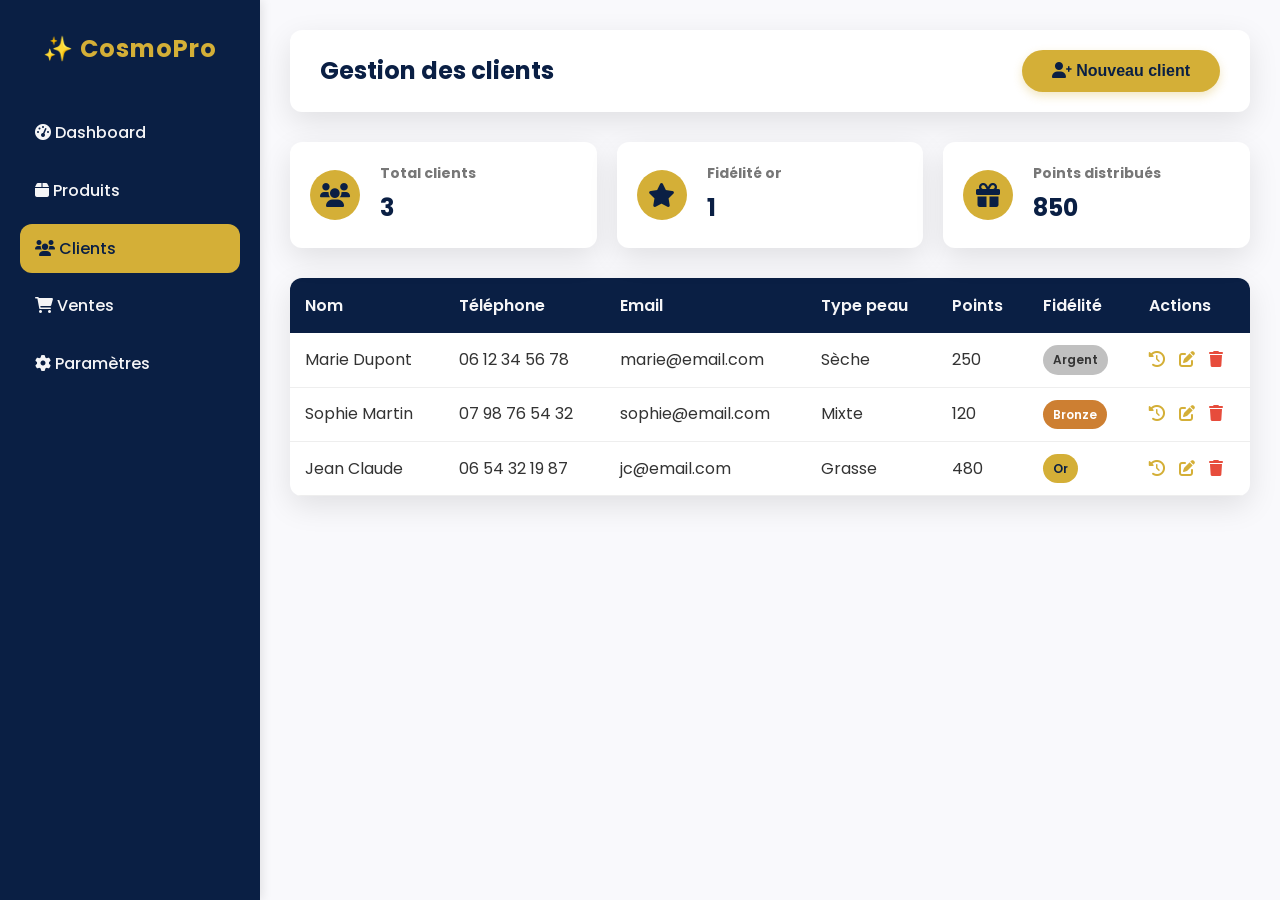
<file: clients.html>
<!DOCTYPE html>
<html lang="fr">
<head>
    <meta charset="UTF-8">
    <meta name="viewport" content="width=device-width, initial-scale=1.0">
    <title>Clients - CosmoPro</title>

    <!-- Google Fonts & Font Awesome -->
    <link href="https://fonts.googleapis.com/css2?family=Poppins:wght@300;500;700&display=swap" rel="stylesheet">
    <link rel="stylesheet" href="https://cdnjs.cloudflare.com/ajax/libs/font-awesome/6.0.0/css/all.min.css">

    <!-- Notre CSS global -->
    <link rel="stylesheet" href="css/style.css">

    <style>
        /* Styles spécifiques à la page clients */
        .client-stats {
            display: grid;
            grid-template-columns: repeat(auto-fit, minmax(200px, 1fr));
            gap: 20px;
            margin-bottom: 30px;
        }

        .stat-card {
            background: white;
            padding: 20px;
            border-radius: var(--border-radius);
            box-shadow: var(--shadow);
            display: flex;
            align-items: center;
            gap: 20px;
        }

        .stat-icon {
            width: 50px;
            height: 50px;
            background: var(--accent);
            border-radius: 50%;
            display: flex;
            align-items: center;
            justify-content: center;
            color: var(--primary-dark);
            font-size: 24px;
        }

        .stat-info h4 {
            font-size: 14px;
            color: #777;
            margin-bottom: 5px;
        }

        .stat-info p {
            font-size: 24px;
            font-weight: 700;
            color: var(--primary-dark);
        }

        /* Badge fidélité */
        .badge {
            display: inline-block;
            padding: 5px 10px;
            border-radius: 20px;
            font-size: 12px;
            font-weight: 600;
        }

        .badge.gold {
            background: #d4af37;
            color: var(--primary-dark);
        }

        .badge.silver {
            background: #c0c0c0;
            color: #333;
        }

        .badge.bronze {
            background: #cd7f32;
            color: white;
        }

        /* Modale pour historique */
        .modal {
            display: none;
            position: fixed;
            top: 0;
            left: 0;
            width: 100%;
            height: 100%;
            background: rgba(0,0,0,0.5);
            align-items: center;
            justify-content: center;
            z-index: 2000;
        }

        .modal-content {
            background: white;
            padding: 30px;
            border-radius: var(--border-radius);
            max-width: 600px;
            width: 90%;
            max-height: 80vh;
            overflow-y: auto;
        }

        .modal-header {
            display: flex;
            justify-content: space-between;
            align-items: center;
            margin-bottom: 20px;
        }

        .close-modal {
            font-size: 28px;
            cursor: pointer;
            color: #aaa;
        }

        .close-modal:hover {
            color: #333;
        }
    </style>
</head>
<body>

    <!-- Sidebar -->
    <div class="sidebar">
        <div class="logo">✨ CosmoPro</div>
        <a href="dashboard.html"><i class="fas fa-tachometer-alt"></i> Dashboard</a>
        <a href="products.html"><i class="fas fa-box"></i> Produits</a>
        <a href="clients.html" class="active"><i class="fas fa-users"></i> Clients</a>
        <a href="sales.html"><i class="fas fa-shopping-cart"></i> Ventes</a>
        <a href="settings.html"><i class="fas fa-cog"></i> Paramètres</a>
    </div>

    <!-- Main Content -->
    <div class="main">
        <div class="header">
            <h1>Gestion des clients</h1>
            <button class="btn" id="showFormBtn"><i class="fas fa-user-plus"></i> Nouveau client</button>
        </div>

        <!-- Statistiques clients -->
        <div class="client-stats">
            <div class="stat-card">
                <div class="stat-icon"><i class="fas fa-users"></i></div>
                <div class="stat-info">
                    <h4>Total clients</h4>
                    <p id="totalClients">124</p>
                </div>
            </div>
            <div class="stat-card">
                <div class="stat-icon"><i class="fas fa-star"></i></div>
                <div class="stat-info">
                    <h4>Fidélité or</h4>
                    <p id="goldClients">45</p>
                </div>
            </div>
            <div class="stat-card">
                <div class="stat-icon"><i class="fas fa-gift"></i></div>
                <div class="stat-info">
                    <h4>Points distribués</h4>
                    <p id="totalPoints">12 450</p>
                </div>
            </div>
        </div>

        <!-- Formulaire d'ajout (caché par défaut) -->
        <div class="form-card" id="clientFormContainer" style="display: none;">
            <h3>Ajouter un client</h3>
            <form id="clientForm">
                <div class="form-group">
                    <label>Nom complet *</label>
                    <input type="text" id="clientName" placeholder="Ex: Marie Dupont" required>
                </div>
                <div class="form-row" style="display: flex; gap: 15px;">
                    <div class="form-group" style="flex:1;">
                        <label>Téléphone</label>
                        <input type="tel" id="phone" placeholder="06 12 34 56 78">
                    </div>
                    <div class="form-group" style="flex:1;">
                        <label>Email</label>
                        <input type="email" id="email" placeholder="marie@email.com">
                    </div>
                </div>
                <div class="form-row" style="display: flex; gap: 15px;">
                    <div class="form-group" style="flex:1;">
                        <label>Type de peau</label>
                        <input type="text" id="skinType" placeholder="Ex: Sèche">
                    </div>
                    <div class="form-group" style="flex:1;">
                        <label>Date de naissance</label>
                        <input type="date" id="birthdate">
                    </div>
                </div>
                <div class="form-group">
                    <label>Préférences / Produits favoris</label>
                    <textarea id="preferences" rows="2" placeholder="Ex: Crème hydratante, Rouge à lèvres rouge"></textarea>
                </div>
                <div class="form-group">
                    <label>Points de fidélité</label>
                    <input type="number" id="points" value="0" min="0">
                </div>
                <button type="submit" class="btn">Enregistrer</button>
                <button type="button" class="btn-outline" id="cancelFormBtn">Annuler</button>
            </form>
        </div>

        <!-- Tableau des clients -->
        <div class="table-container">
            <table>
                <thead>
                    <tr>
                        <th>Nom</th>
                        <th>Téléphone</th>
                        <th>Email</th>
                        <th>Type peau</th>
                        <th>Points</th>
                        <th>Fidélité</th>
                        <th>Actions</th>
                    </tr>
                </thead>
                <tbody id="clientTable">
                    <!-- Les lignes seront injectées par JS -->
                </tbody>
            </table>
        </div>
    </div>

    <!-- Modale Historique d'achat -->
    <div id="historyModal" class="modal">
        <div class="modal-content">
            <div class="modal-header">
                <h3>Historique d'achat - <span id="modalClientName"></span></h3>
                <span class="close-modal">&times;</span>
            </div>
            <div id="modalHistoryContent">
                <!-- Contenu dynamique -->
                <p>Aucun achat récent.</p>
            </div>
        </div>
    </div>

    <script src="js/app.js"></script>
    <script>
        // Données simulées pour les clients
        let clients = [
            { id: 1, name: 'Marie Dupont', phone: '06 12 34 56 78', email: 'marie@email.com', skin: 'Sèche', birth: '1990-05-12', prefs: 'Crème hydratante', points: 250, history: ['Crème hydratante - 12/03/2025', 'Rouge à lèvres - 05/03/2025'] },
            { id: 2, name: 'Sophie Martin', phone: '07 98 76 54 32', email: 'sophie@email.com', skin: 'Mixte', birth: '1985-08-22', prefs: 'Masque', points: 120, history: ['Masque visage - 10/03/2025'] },
            { id: 3, name: 'Jean Claude', phone: '06 54 32 19 87', email: 'jc@email.com', skin: 'Grasse', birth: '1992-11-02', prefs: 'Gel nettoyant', points: 480, history: ['Gel nettoyant - 15/03/2025', 'Sérum - 01/03/2025'] }
        ];

        // Fonction pour afficher les clients
        function renderClients() {
            const tbody = document.getElementById('clientTable');
            tbody.innerHTML = '';
            clients.forEach(c => {
                // Déterminer le badge fidélité
                let badgeClass = 'bronze';
                let badgeText = 'Bronze';
                if (c.points >= 300) {
                    badgeClass = 'gold';
                    badgeText = 'Or';
                } else if (c.points >= 150) {
                    badgeClass = 'silver';
                    badgeText = 'Argent';
                }

                const row = document.createElement('tr');
                row.innerHTML = `
                    <td>${c.name}</td>
                    <td>${c.phone}</td>
                    <td>${c.email}</td>
                    <td>${c.skin}</td>
                    <td>${c.points}</td>
                    <td><span class="badge ${badgeClass}">${badgeText}</span></td>
                    <td>
                        <i class="fas fa-history" style="color: var(--accent); cursor:pointer;" onclick="showHistory(${c.id})" title="Historique"></i>
                        <i class="fas fa-edit" style="color: var(--accent); margin-left:10px; cursor:pointer;" onclick="editClient(${c.id})" title="Modifier"></i>
                        <i class="fas fa-trash" style="color: #e74c3c; margin-left:10px; cursor:pointer;" onclick="deleteClient(${c.id})" title="Supprimer"></i>
                    </td>
                `;
                tbody.appendChild(row);
            });

            // Mise à jour des stats
            document.getElementById('totalClients').innerText = clients.length;
            const gold = clients.filter(c => c.points >= 300).length;
            document.getElementById('goldClients').innerText = gold;
            const totalPoints = clients.reduce((acc, c) => acc + c.points, 0);
            document.getElementById('totalPoints').innerText = totalPoints;
        }

        // Afficher l'historique dans la modale
        window.showHistory = function(clientId) {
            const client = clients.find(c => c.id === clientId);
            if (!client) return;
            document.getElementById('modalClientName').innerText = client.name;
            const historyDiv = document.getElementById('modalHistoryContent');
            if (client.history && client.history.length > 0) {
                let html = '<ul>';
                client.history.forEach(item => {
                    html += `<li>${item}</li>`;
                });
                html += '</ul>';
                historyDiv.innerHTML = html;
            } else {
                historyDiv.innerHTML = '<p>Aucun achat récent.</p>';
            }
            document.getElementById('historyModal').style.display = 'flex';
        };

        // Fermer la modale
        document.querySelector('.close-modal').addEventListener('click', function() {
            document.getElementById('historyModal').style.display = 'none';
        });
        window.addEventListener('click', function(e) {
            if (e.target.classList.contains('modal')) {
                document.getElementById('historyModal').style.display = 'none';
            }
        });

        // Gestion formulaire
        document.getElementById('showFormBtn').addEventListener('click', function() {
            document.getElementById('clientFormContainer').style.display = 'block';
        });
        document.getElementById('cancelFormBtn').addEventListener('click', function() {
            document.getElementById('clientFormContainer').style.display = 'none';
            document.getElementById('clientForm').reset();
        });

        document.getElementById('clientForm').addEventListener('submit', function(e) {
            e.preventDefault();
            // Récupérer les valeurs
            const newClient = {
                id: clients.length + 1,
                name: document.getElementById('clientName').value,
                phone: document.getElementById('phone').value,
                email: document.getElementById('email').value,
                skin: document.getElementById('skinType').value,
                birth: document.getElementById('birthdate').value,
                prefs: document.getElementById('preferences').value,
                points: parseInt(document.getElementById('points').value) || 0,
                history: []
            };
            clients.push(newClient);
            renderClients();
            this.reset();
            document.getElementById('clientFormContainer').style.display = 'none';
        });

        // Supprimer client
        window.deleteClient = function(id) {
            if (confirm('Supprimer ce client ?')) {
                clients = clients.filter(c => c.id !== id);
                renderClients();
            }
        };

        // Modifier client (simplifié : on pré-remplit le formulaire - à améliorer)
        window.editClient = function(id) {
            const client = clients.find(c => c.id === id);
            if (!client) return;
            // Pour l'exemple, on ouvre le formulaire et on pré-remplit (vous pourriez aussi avoir un formulaire dédié)
            alert('Fonction modifier à implémenter (édition en place ou redirection)');
            // Idéalement, ouvrir un formulaire avec les valeurs actuelles
        };

        // Initialisation
        renderClients();
    </script>
</body>
</html>
</file>
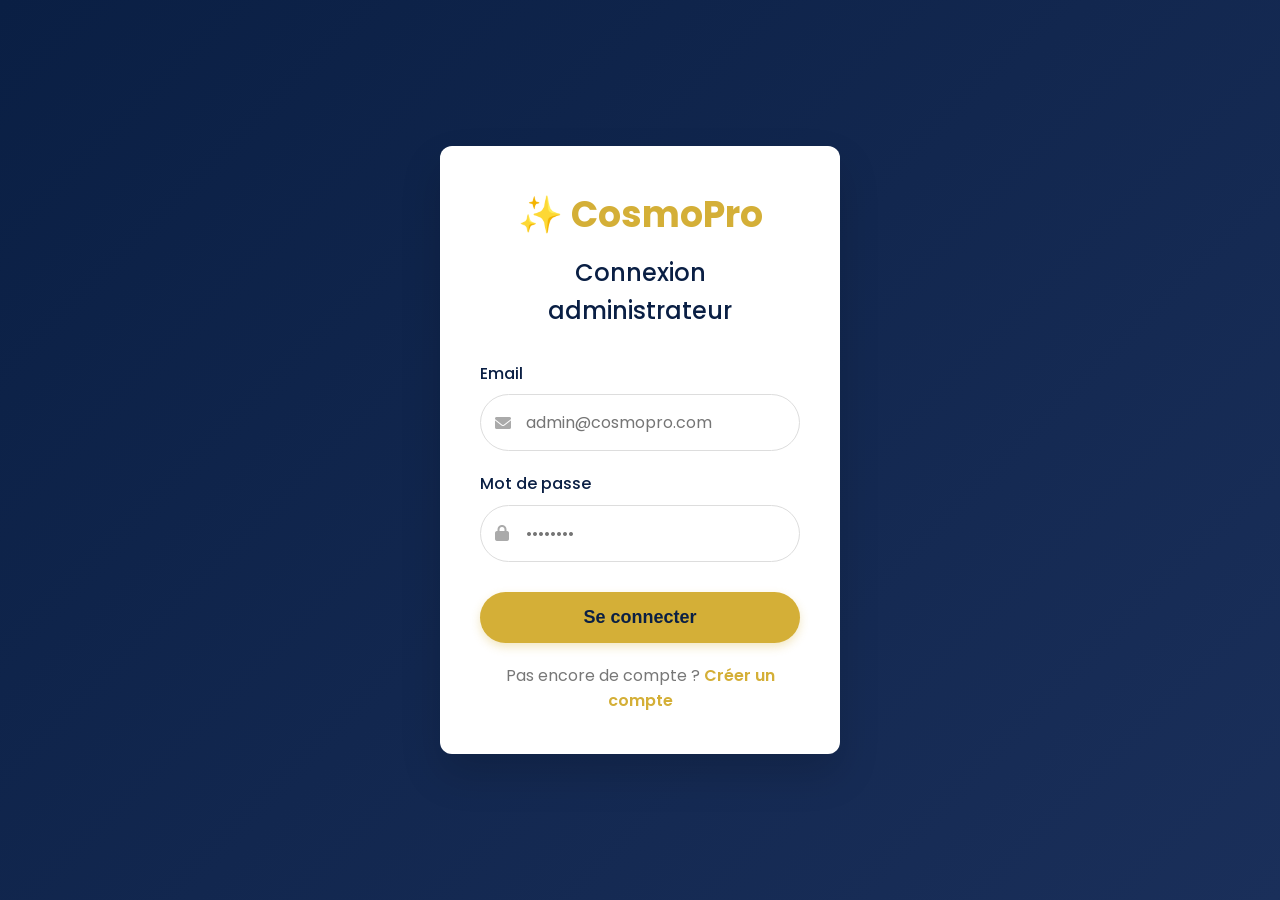
<file: login.html>
<!DOCTYPE html>
<html lang="fr">
<head>
    <meta charset="UTF-8">
    <meta name="viewport" content="width=device-width, initial-scale=1.0">
    <title>Connexion - CosmoPro</title>

    <link href="https://fonts.googleapis.com/css2?family=Poppins:wght@300;500;700&display=swap" rel="stylesheet">
    <link rel="stylesheet" href="https://cdnjs.cloudflare.com/ajax/libs/font-awesome/6.0.0/css/all.min.css">
    <link rel="stylesheet" href="css/style.css">

    <style>
        body {
            background: linear-gradient(135deg, var(--primary-dark), #1a2f5a);
            display: flex;
            align-items: center;
            justify-content: center;
            min-height: 100vh;
            margin: 0;
        }

        .login-card {
            background: white;
            border-radius: var(--border-radius);
            box-shadow: var(--shadow-hover);
            padding: 40px;
            width: 100%;
            max-width: 400px;
            text-align: center;
        }

        .login-card .logo {
            font-size: 36px;
            font-weight: 700;
            color: var(--primary-dark);
            margin-bottom: 10px;
        }

        .login-card .logo span {
            color: var(--accent);
        }

        .login-card h2 {
            color: var(--primary-dark);
            margin-bottom: 30px;
            font-weight: 500;
        }

        .form-group {
            text-align: left;
            margin-bottom: 20px;
        }

        .form-group label {
            display: block;
            margin-bottom: 8px;
            font-weight: 500;
            color: var(--primary-dark);
        }

        .input-group {
            position: relative;
        }

        .input-group i {
            position: absolute;
            left: 15px;
            top: 50%;
            transform: translateY(-50%);
            color: #aaa;
        }

        .input-group input {
            width: 100%;
            padding: 15px 15px 15px 45px;
            border: 1px solid #ddd;
            border-radius: 50px;
            font-size: 16px;
            transition: all 0.3s;
        }

        .input-group input:focus {
            outline: none;
            border-color: var(--accent);
            box-shadow: 0 0 0 3px rgba(212, 175, 55, 0.2);
        }

        .error-message {
            color: #e74c3c;
            font-size: 14px;
            margin-top: 5px;
            display: none;
        }

        .btn-login {
            width: 100%;
            padding: 15px;
            border-radius: 50px;
            font-size: 18px;
            margin-top: 10px;
        }

        .register-link {
            margin-top: 20px;
            color: #777;
        }

        .register-link a {
            color: var(--accent);
            text-decoration: none;
            font-weight: 600;
        }

        .register-link a:hover {
            text-decoration: underline;
        }
    </style>
</head>
<body>
    <div class="login-card">
        <div class="logo">✨ <span>CosmoPro</span></div>
        <h2>Connexion administrateur</h2>

        <form id="loginForm">
            <div class="form-group">
                <label>Email</label>
                <div class="input-group">
                    <i class="fas fa-envelope"></i>
                    <input type="email" id="email" placeholder="admin@cosmopro.com" required>
                </div>
            </div>

            <div class="form-group">
                <label>Mot de passe</label>
                <div class="input-group">
                    <i class="fas fa-lock"></i>
                    <input type="password" id="password" placeholder="••••••••" required>
                </div>
            </div>

            <div class="error-message" id="loginError">Email ou mot de passe incorrect</div>

            <button type="submit" class="btn btn-login">Se connecter</button>
        </form>

        <div class="register-link">
            Pas encore de compte ? <a href="register.html">Créer un compte</a>
        </div>
    </div>

    <script>
        document.getElementById('loginForm').addEventListener('submit', async function(e) {
            e.preventDefault();

            const email = document.getElementById('email').value;
            const password = document.getElementById('password').value;
            const errorDiv = document.getElementById('loginError');

            try {
                const response = await fetch('backend/api/login.php', {
                    method: 'POST',
                    headers: { 'Content-Type': 'application/json' },
                    body: JSON.stringify({ email, password })
                });

                const data = await response.json();

                if (data.success) {
                    window.location.href = 'dashboard.html';
                } else {
                    errorDiv.style.display = 'block';
                }
            } catch (error) {
                errorDiv.textContent = 'Erreur réseau. Veuillez réessayer.';
                errorDiv.style.display = 'block';
            }
        });
    </script>
</body>
</html>
</file>
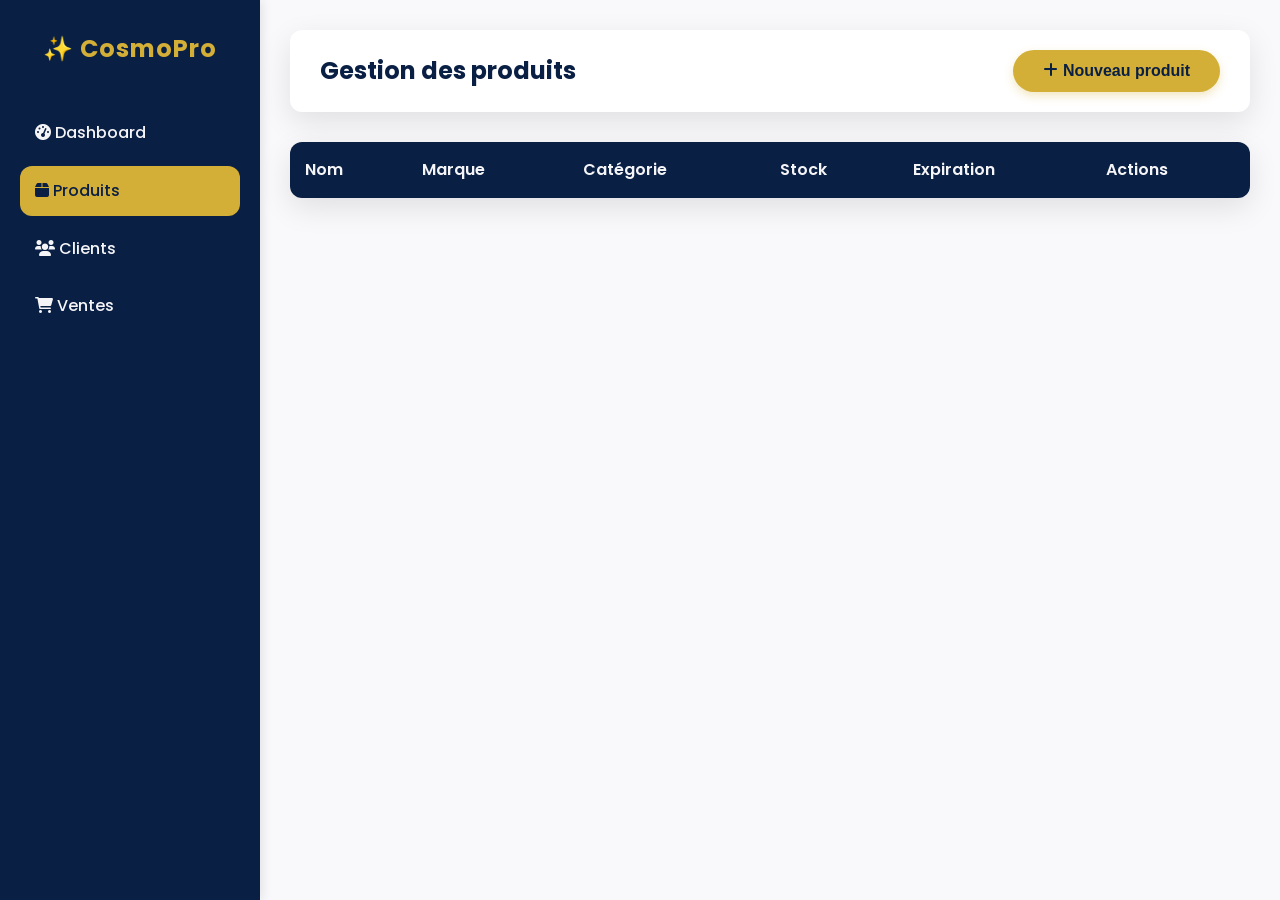
<file: Products.html>
<!DOCTYPE html>
<html lang="fr">
<head>
    <meta charset="UTF-8">
    <meta name="viewport" content="width=device-width, initial-scale=1.0">
    <title>Produits - CosmoPro</title>

    <!-- Google Fonts & Font Awesome -->
    <link href="https://fonts.googleapis.com/css2?family=Poppins:wght@300;500;700&display=swap" rel="stylesheet">
    <link rel="stylesheet" href="https://cdnjs.cloudflare.com/ajax/libs/font-awesome/6.0.0/css/all.min.css">

    <!-- CSS global -->
    <link rel="stylesheet" href="css/style.css">
</head>
<body>

    <!-- Sidebar -->
    <div class="sidebar">
        <div class="logo">✨ CosmoPro</div>
        <a href="dashboard.html"><i class="fas fa-tachometer-alt"></i> Dashboard</a>
        <a href="Products.html" class="active"><i class="fas fa-box"></i> Produits</a>
        <a href="clients.html"><i class="fas fa-users"></i> Clients</a>
        <a href="sales.html"><i class="fas fa-shopping-cart"></i> Ventes</a>
    </div>

    <!-- Contenu principal -->
    <div class="main">
        <div class="header">
            <h1>Gestion des produits</h1>
            <button class="btn" id="showFormBtn"><i class="fas fa-plus"></i> Nouveau produit</button>
        </div>

        <!-- Formulaire d'ajout (caché par défaut) -->
        <div class="form-card" id="productFormContainer" style="display: none;">
            <h3 id="formTitle">Ajouter un produit</h3>
            <form id="productForm">
                <!-- Champ caché pour l'ID en mode édition -->
                <input type="hidden" id="productId">

                <div class="form-group">
                    <label>Nom du produit *</label>
                    <input type="text" id="name" placeholder="Ex: Crème hydratante" required>
                </div>

                <div class="form-group">
                    <label>Marque</label>
                    <input type="text" id="brand" placeholder="Ex: L'Oréal">
                </div>

                <div class="form-group">
                    <label>Catégorie</label>
                    <select id="category">
                        <option value="Maquillage">Maquillage</option>
                        <option value="Soins">Soins</option>
                        <option value="Parfums">Parfums</option>
                    </select>
                </div>

                <div class="form-row" style="display: flex; gap: 15px;">
                    <div class="form-group" style="flex:1;">
                        <label>Teinte</label>
                        <input type="text" id="shade" placeholder="Ex: Rose pâle">
                    </div>
                    <div class="form-group" style="flex:1;">
                        <label>Type de peau</label>
                        <input type="text" id="skin_type" placeholder="Ex: Sèche">
                    </div>
                </div>

                <div class="form-row" style="display: flex; gap: 15px;">
                    <div class="form-group" style="flex:1;">
                        <label>Prix d'achat (FCFA)</label>
                        <input type="number" id="purchase_price" placeholder="0">
                    </div>
                    <div class="form-group" style="flex:1;">
                        <label>Prix de vente (FCFA)</label>
                        <input type="number" id="sale_price" placeholder="0">
                    </div>
                </div>

                <div class="form-row" style="display: flex; gap: 15px;">
                    <div class="form-group" style="flex:1;">
                        <label>Date d'expiration</label>
                        <input type="date" id="expiry_date">
                    </div>
                    <div class="form-group" style="flex:1;">
                        <label>Quantité en stock</label>
                        <input type="number" id="quantity" placeholder="0" min="0">
                    </div>
                </div>

                <button type="submit" class="btn" id="formSubmitBtn">Enregistrer</button>
                <button type="button" class="btn-outline" id="cancelFormBtn">Annuler</button>
            </form>
        </div>

        <!-- Tableau des produits -->
        <div class="table-container">
            <table>
                <thead>
                    <tr>
                        <th>Nom</th>
                        <th>Marque</th>
                        <th>Catégorie</th>
                        <th>Stock</th>
                        <th>Expiration</th>
                        <th>Actions</th>
                    </tr>
                </thead>
                <tbody id="productTable">
                    <!-- Les lignes seront injectées par JavaScript -->
                </tbody>
            </table>
        </div>
    </div>

    <script>
        // Au chargement de la page, on charge les produits et on attache les événements
        document.addEventListener('DOMContentLoaded', function() {
            loadProducts();

            // Afficher le formulaire d'ajout
            document.getElementById('showFormBtn').addEventListener('click', function() {
                resetForm();
                document.getElementById('formTitle').innerText = 'Ajouter un produit';
                document.getElementById('productFormContainer').style.display = 'block';
            });

            // Cacher le formulaire
            document.getElementById('cancelFormBtn').addEventListener('click', function() {
                document.getElementById('productFormContainer').style.display = 'none';
            });

            // Soumission du formulaire (ajout ou modification)
            document.getElementById('productForm').addEventListener('submit', async function(e) {
                e.preventDefault();

                // Récupération des données
                const productData = {
                    id: document.getElementById('productId').value,
                    name: document.getElementById('name').value,
                    brand: document.getElementById('brand').value,
                    category: document.getElementById('category').value,
                    shade: document.getElementById('shade').value,
                    skin_type: document.getElementById('skin_type').value,
                    purchase_price: document.getElementById('purchase_price').value,
                    sale_price: document.getElementById('sale_price').value,
                    expiry_date: document.getElementById('expiry_date').value,
                    quantity: document.getElementById('quantity').value
                };

                // Déterminer s'il s'agit d'un ajout ou d'une modification
                const isEdit = productData.id !== '';
                const url = isEdit ? 'backend/api/update_product.php' : 'backend/api/add_product.php';
                const method = 'POST';

                try {
                    const response = await fetch(url, {
                        method: method,
                        headers: { 'Content-Type': 'application/json' },
                        body: JSON.stringify(productData)
                    });
                    const result = await response.json();

                    if (result.success) {
                        alert(isEdit ? 'Produit modifié avec succès' : 'Produit ajouté avec succès');
                        loadProducts(); // Recharger la liste
                        document.getElementById('productFormContainer').style.display = 'none';
                        resetForm();
                    } else {
                        alert('Erreur : ' + result.message);
                    }
                } catch (error) {
                    alert('Erreur réseau : ' + error.message);
                }
            });
        });

        // Fonction pour charger les produits depuis le backend
        async function loadProducts() {
    try {
        const response = await fetch('backend/api/get_products.php');
        console.log('Statut HTTP:', response.status);
        if (!response.ok) {
            throw new Error(`Erreur HTTP ${response.status}`);
        }

        // Récupérer la réponse comme texte (car le type MIME est incorrect)
        const text = await response.text();
        console.log('Réponse brute:', text);

        // Parser manuellement le JSON
        const products = JSON.parse(text);

        if (!Array.isArray(products)) {
            throw new Error('La réponse n\'est pas un tableau');
        }

        const tbody = document.getElementById('productTable');
        tbody.innerHTML = '';
        products.forEach(p => {
            const row = document.createElement('tr');
            row.innerHTML = `
                <td>${p.name}</td>
                <td>${p.brand || '-'}</td>
                <td>${p.category || '-'}</td>
                <td>${p.quantity}</td>
                <td>${p.expiry_date || '-'}</td>
                <td>
                    <i class="fas fa-edit" style="color: var(--accent); cursor:pointer;" onclick="editProduct(${p.id})"></i>
                    <i class="fas fa-trash" style="color: #e74c3c; margin-left:10px; cursor:pointer;" onclick="deleteProduct(${p.id})"></i>
                </td>
            `;
            tbody.appendChild(row);
        });
    } catch (error) {
        console.error('Erreur chargement produits:', error.message);
        alert('Impossible de charger les produits. Détail dans la console.');
    }
}

        // Fonction pour pré-remplir le formulaire avec les données d'un produit (édition)
        window.editProduct = async function(id) {
            try {
                const response = await fetch(`backend/api/get_product.php?id=${id}`);
                if (!response.ok) throw new Error('Erreur réseau');
                const product = await response.json();

                // Remplir le formulaire
                document.getElementById('productId').value = product.id;
                document.getElementById('name').value = product.name;
                document.getElementById('brand').value = product.brand || '';
                document.getElementById('category').value = product.category;
                document.getElementById('shade').value = product.shade || '';
                document.getElementById('skin_type').value = product.skin_type || '';
                document.getElementById('purchase_price').value = product.purchase_price || 0;
                document.getElementById('sale_price').value = product.sale_price || 0;
                document.getElementById('expiry_date').value = product.expiry_date || '';
                document.getElementById('quantity').value = product.quantity || 0;

                document.getElementById('formTitle').innerText = 'Modifier le produit';
                document.getElementById('productFormContainer').style.display = 'block';
            } catch (error) {
                alert('Erreur lors du chargement du produit : ' + error.message);
            }
        };

        // Fonction pour supprimer un produit
        window.deleteProduct = async function(id) {
            if (!confirm('Supprimer ce produit ?')) return;

            try {
                const response = await fetch('backend/api/delete_product.php', {
                    method: 'POST',
                    headers: { 'Content-Type': 'application/json' },
                    body: JSON.stringify({ id: id })
                });
                const result = await response.json();
                if (result.success) {
                    loadProducts();
                } else {
                    alert('Erreur : ' + result.message);
                }
            } catch (error) {
                alert('Erreur réseau : ' + error.message);
            }
        };

        // Réinitialiser le formulaire
        function resetForm() {
            document.getElementById('productForm').reset();
            document.getElementById('productId').value = '';
        }
    </script>
</body>
</html>
</file>
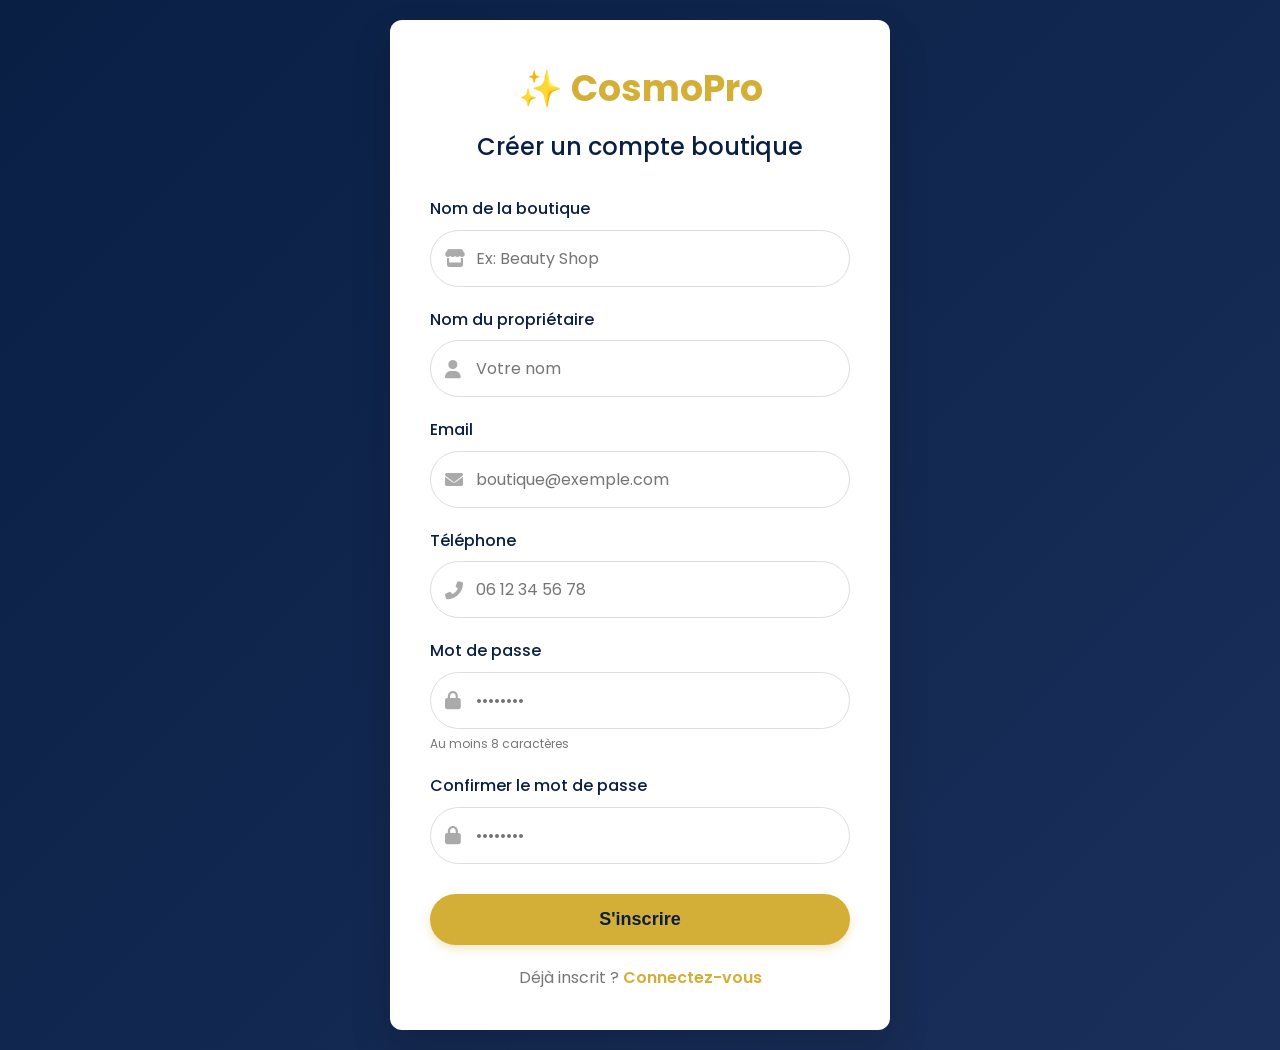
<file: register.html>
<!DOCTYPE html>
<html lang="fr">
<head>
    <meta charset="UTF-8">
    <meta name="viewport" content="width=device-width, initial-scale=1.0">
    <title>CosmoPro - Inscription</title>

    <!-- Google Fonts -->
    <link href="https://fonts.googleapis.com/css2?family=Poppins:wght@300;500;700&display=swap" rel="stylesheet">

    <!-- Font Awesome pour les icônes -->
    <link rel="stylesheet" href="https://cdnjs.cloudflare.com/ajax/libs/font-awesome/6.0.0/css/all.min.css">

    <!-- Notre CSS global -->
    <link rel="stylesheet" href="css/style.css">

    <style>
        body {
            background: linear-gradient(135deg, var(--primary-dark), #1a2f5a);
            display: flex;
            align-items: center;
            justify-content: center;
            min-height: 100vh;
            margin: 0;
            padding: 20px;
        }

        .register-card {
            background: white;
            border-radius: var(--border-radius);
            box-shadow: var(--shadow-hover);
            padding: 40px;
            width: 100%;
            max-width: 500px;
            text-align: center;
        }

        .register-card .logo {
            font-size: 36px;
            font-weight: 700;
            color: var(--primary-dark);
            margin-bottom: 10px;
        }

        .register-card .logo span {
            color: var(--accent);
        }

        .register-card h2 {
            color: var(--primary-dark);
            margin-bottom: 30px;
            font-weight: 500;
        }

        .form-group {
            text-align: left;
            margin-bottom: 20px;
        }

        .form-group label {
            display: block;
            margin-bottom: 8px;
            font-weight: 500;
            color: var(--primary-dark);
        }

        .input-group {
            position: relative;
        }

        .input-group i {
            position: absolute;
            left: 15px;
            top: 50%;
            transform: translateY(-50%);
            color: #aaa;
            font-size: 18px;
        }

        .input-group input {
            width: 100%;
            padding: 15px 15px 15px 45px;
            border: 1px solid #ddd;
            border-radius: 50px;
            font-size: 16px;
            transition: all 0.3s;
            box-sizing: border-box;
        }

        .input-group input:focus {
            outline: none;
            border-color: var(--accent);
            box-shadow: 0 0 0 3px rgba(212, 175, 55, 0.2);
        }

        .btn-register {
            width: 100%;
            padding: 15px;
            border-radius: 50px;
            font-size: 18px;
            margin-top: 10px;
        }

        .login-link {
            margin-top: 20px;
            color: #777;
        }

        .login-link a {
            color: var(--accent);
            text-decoration: none;
            font-weight: 600;
        }

        .login-link a:hover {
            text-decoration: underline;
        }

        .error-message {
            color: #e74c3c;
            font-size: 14px;
            margin-top: 5px;
            display: none;
        }

        .password-hint {
            font-size: 12px;
            color: #777;
            margin-top: 5px;
        }
    </style>
</head>
<body>
    <div class="register-card">
        <div class="logo">✨ <span>CosmoPro</span></div>
        <h2>Créer un compte boutique</h2>

        <form id="registerForm" method="POST" action="backend/api/register.php">
            <!-- Nom de la boutique -->
            <div class="form-group">
                <label>Nom de la boutique</label>
                <div class="input-group">
                    <i class="fas fa-store"></i>
                    <input type="text" name="shop_name" placeholder="Ex: Beauty Shop" required>
                </div>
            </div>

            <!-- Nom du propriétaire -->
            <div class="form-group">
                <label>Nom du propriétaire</label>
                <div class="input-group">
                    <i class="fas fa-user"></i>
                    <input type="text" name="owner_name" placeholder="Votre nom" required>
                </div>
            </div>

            <!-- Email -->
            <div class="form-group">
                <label>Email</label>
                <div class="input-group">
                    <i class="fas fa-envelope"></i>
                    <input type="email" name="email" placeholder="boutique@exemple.com" required>
                </div>
            </div>

            <!-- Téléphone -->
            <div class="form-group">
                <label>Téléphone</label>
                <div class="input-group">
                    <i class="fas fa-phone-alt"></i>
                    <input type="tel" name="phone" placeholder="06 12 34 56 78" required>
                </div>
            </div>

            <!-- Mot de passe -->
            <div class="form-group">
                <label>Mot de passe</label>
                <div class="input-group">
                    <i class="fas fa-lock"></i>
                    <input type="password" name="password" id="password" placeholder="••••••••" required>
                </div>
                <div class="password-hint">Au moins 8 caractères</div>
            </div>

            <!-- Confirmation mot de passe -->
            <div class="form-group">
                <label>Confirmer le mot de passe</label>
                <div class="input-group">
                    <i class="fas fa-lock"></i>
                    <input type="password" name="confirm_password" id="confirm_password" placeholder="••••••••" required>
                </div>
                <div class="error-message" id="passwordError">Les mots de passe ne correspondent pas</div>
            </div>

            <button type="submit" class="btn btn-register">S'inscrire</button>
        </form>

        <div class="login-link">
            <p>Déjà inscrit ? <a href="login.html">Connectez-vous</a></p>
        </div>
    </div>

    <script>
        document.getElementById('registerForm').addEventListener('submit', function(e) {
            const password = document.getElementById('password').value;
            const confirm = document.getElementById('confirm_password').value;
            const errorDiv = document.getElementById('passwordError');

            if (password !== confirm) {
                e.preventDefault();
                errorDiv.style.display = 'block';
            } else {
                errorDiv.style.display = 'none';
            }

            // Optionnel : validation longueur mot de passe
            if (password.length < 8) {
                e.preventDefault();
                alert('Le mot de passe doit contenir au moins 8 caractères.');
            }
        });
    </script>
</body>
</html>
</file>
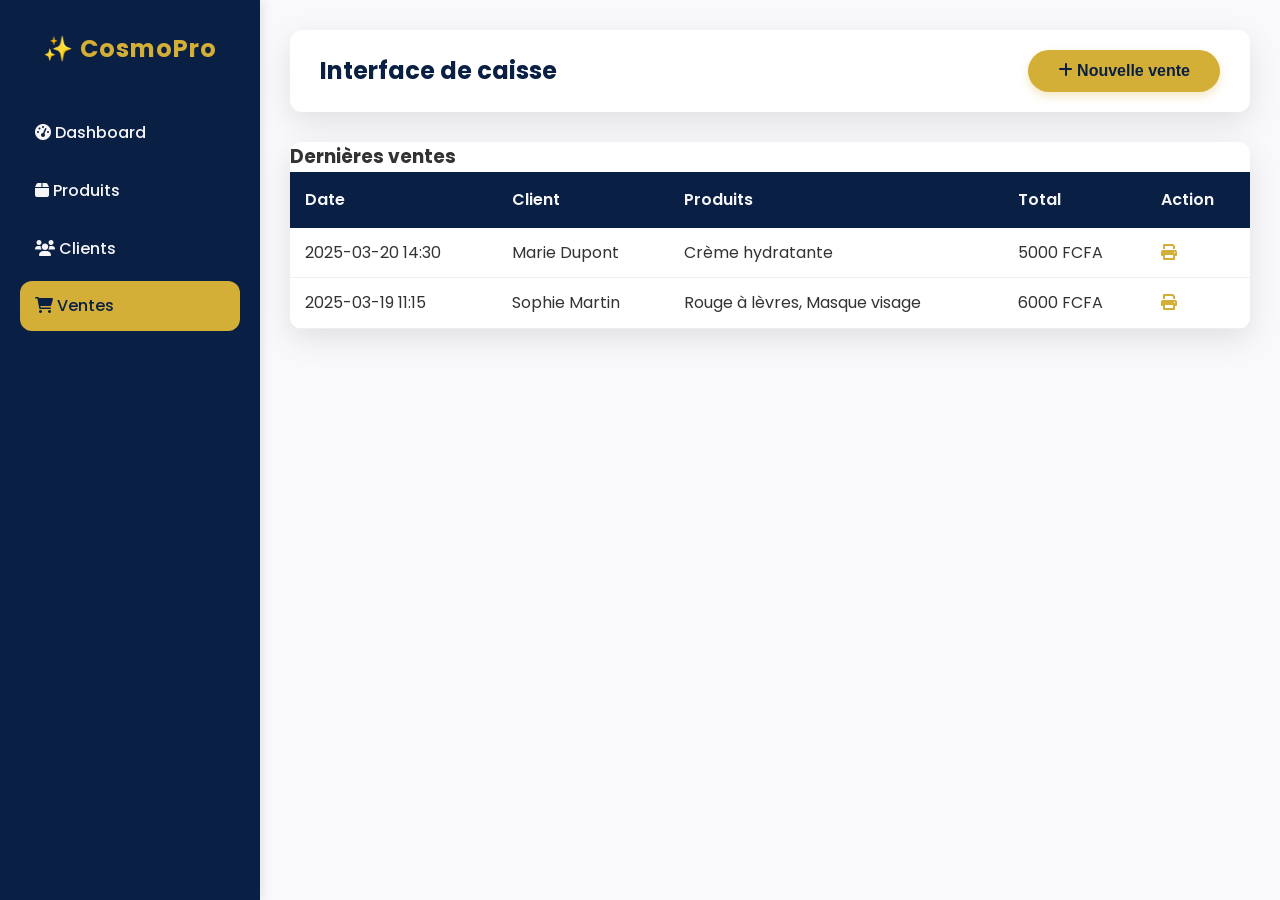
<file: sales.html>
<!DOCTYPE html>
<html lang="fr">
<head>
    <meta charset="UTF-8">
    <meta name="viewport" content="width=device-width, initial-scale=1.0">
    <title>Ventes - CosmoPro</title>

    <link href="https://fonts.googleapis.com/css2?family=Poppins:wght@300;500;700&display=swap" rel="stylesheet">
    <link rel="stylesheet" href="https://cdnjs.cloudflare.com/ajax/libs/font-awesome/6.0.0/css/all.min.css">
    <link rel="stylesheet" href="css/style.css">

    <style>
        .pos-container {
            display: grid;
            grid-template-columns: 1fr 350px;
            gap: 30px;
            margin-top: 30px;
        }

        .cart-panel {
            background: white;
            border-radius: var(--border-radius);
            box-shadow: var(--shadow);
            padding: 20px;
        }

        .cart-header {
            display: flex;
            justify-content: space-between;
            align-items: center;
            margin-bottom: 20px;
        }

        .cart-items {
            max-height: 300px;
            overflow-y: auto;
            margin-bottom: 20px;
        }

        .cart-item {
            display: flex;
            justify-content: space-between;
            padding: 10px 0;
            border-bottom: 1px solid #eee;
        }

        .cart-total {
            font-size: 24px;
            font-weight: 700;
            color: var(--primary-dark);
            text-align: right;
            margin: 20px 0;
        }

        .product-search {
            margin-bottom: 20px;
        }

        .product-search input {
            width: 100%;
            padding: 12px;
            border: 1px solid #ddd;
            border-radius: 8px;
        }

        .search-results {
            max-height: 200px;
            overflow-y: auto;
            border: 1px solid #eee;
            border-radius: 8px;
            display: none;
        }

        .search-result-item {
            padding: 10px;
            cursor: pointer;
            border-bottom: 1px solid #eee;
        }

        .search-result-item:hover {
            background: #f5f5f5;
        }

        .client-select {
            width: 100%;
            padding: 12px;
            border: 1px solid #ddd;
            border-radius: 8px;
            margin-bottom: 20px;
        }
    </style>
</head>
<body>

    <div class="sidebar">
        <div class="logo">✨ CosmoPro</div>
        <a href="dashboard.html"><i class="fas fa-tachometer-alt"></i> Dashboard</a>
        <a href="products.html"><i class="fas fa-box"></i> Produits</a>
        <a href="clients.html"><i class="fas fa-users"></i> Clients</a>
        <a href="sales.html" class="active"><i class="fas fa-shopping-cart"></i> Ventes</a>
    </div>

    <div class="main">
        <div class="header">
            <h1>Interface de caisse</h1>
            <button class="btn" id="newSaleBtn"><i class="fas fa-plus"></i> Nouvelle vente</button>
        </div>

        <!-- Interface de vente (cachée par défaut, affichée quand on clique sur Nouvelle vente) -->
        <div id="posInterface" style="display: none;">
            <div class="pos-container">
                <!-- Panier -->
                <div class="cart-panel">
                    <div class="cart-header">
                        <h3>Panier</h3>
                        <span id="cartCount">0 article</span>
                    </div>

                    <!-- Recherche produit -->
                    <div class="product-search">
                        <input type="text" id="productSearch" placeholder="Rechercher un produit...">
                        <div class="search-results" id="searchResults"></div>
                    </div>

                    <!-- Sélection client -->
                    <select class="client-select" id="clientSelect">
                        <option value="">Client anonyme</option>
                        <!-- Clients dynamiques -->
                    </select>

                    <!-- Liste des articles du panier -->
                    <div class="cart-items" id="cartItems">
                        <!-- Exemple d'article -->
                    </div>

                    <!-- Total -->
                    <div class="cart-total" id="cartTotal">0 FCFA</div>

                    <!-- Actions -->
                    <button class="btn" style="width:100%;" id="validateSaleBtn">Valider la vente</button>
                </div>

                <!-- Aide / Récapitulatif (peut être vide) -->
                <div class="cart-panel">
                    <h3>Instructions</h3>
                    <p>Recherchez un produit, sélectionnez la quantité, puis ajoutez au panier.</p>
                    <p>Le client peut être sélectionné pour cumuler des points fidélité.</p>
                </div>
            </div>
        </div>

        <!-- Historique des ventes récentes -->
        <div class="table-container" style="margin-top: 30px;">
            <h3>Dernières ventes</h3>
            <table>
                <thead>
                    <tr>
                        <th>Date</th>
                        <th>Client</th>
                        <th>Produits</th>
                        <th>Total</th>
                        <th>Action</th>
                    </tr>
                </thead>
                <tbody id="salesHistoryTable">
                    <!-- Simulé -->
                </tbody>
            </table>
        </div>
    </div>

    <script>
        // Données simulées
        let products = [
            { id: 1, name: 'Crème hydratante', price: 5000, stock: 45 },
            { id: 2, name: 'Rouge à lèvres', price: 3500, stock: 12 },
            { id: 3, name: 'Masque visage', price: 2500, stock: 30 },
            { id: 4, name: 'Gel nettoyant', price: 4000, stock: 18 }
        ];

        let clients = [
            { id: 1, name: 'Marie Dupont', points: 250 },
            { id: 2, name: 'Sophie Martin', points: 120 },
            { id: 3, name: 'Jean Claude', points: 480 }
        ];

        let salesHistory = [
            { id: 1, date: '2025-03-20 14:30', client: 'Marie Dupont', items: ['Crème hydratante'], total: 5000 },
            { id: 2, date: '2025-03-19 11:15', client: 'Sophie Martin', items: ['Rouge à lèvres', 'Masque visage'], total: 6000 },
        ];

        let cart = [];

        // Remplir le select client
        function populateClientSelect() {
            const select = document.getElementById('clientSelect');
            select.innerHTML = '<option value="">Client anonyme</option>';
            clients.forEach(c => {
                const option = document.createElement('option');
                option.value = c.id;
                option.textContent = `${c.name} (${c.points} pts)`;
                select.appendChild(option);
            });
        }

        // Afficher l'historique des ventes
        function renderSalesHistory() {
            const tbody = document.getElementById('salesHistoryTable');
            tbody.innerHTML = '';
            salesHistory.forEach(s => {
                const row = document.createElement('tr');
                row.innerHTML = `
                    <td>${s.date}</td>
                    <td>${s.client}</td>
                    <td>${s.items.join(', ')}</td>
                    <td>${s.total} FCFA</td>
                    <td><i class="fas fa-print" style="color: var(--accent); cursor:pointer;" onclick="printInvoice(${s.id})"></i></td>
                `;
                tbody.appendChild(row);
            });
        }

        // Recherche de produits
        document.getElementById('productSearch').addEventListener('input', function(e) {
            const search = e.target.value.toLowerCase();
            const resultsDiv = document.getElementById('searchResults');
            if (search.length < 1) {
                resultsDiv.style.display = 'none';
                return;
            }
            const filtered = products.filter(p => p.name.toLowerCase().includes(search));
            if (filtered.length === 0) {
                resultsDiv.style.display = 'none';
                return;
            }
            resultsDiv.innerHTML = '';
            filtered.forEach(p => {
                const div = document.createElement('div');
                div.className = 'search-result-item';
                div.textContent = `${p.name} - ${p.price} FCFA (Stock: ${p.stock})`;
                div.onclick = () => addToCart(p);
                resultsDiv.appendChild(div);
            });
            resultsDiv.style.display = 'block';
        });

        // Ajouter au panier
        function addToCart(product) {
            const existing = cart.find(item => item.id === product.id);
            if (existing) {
                existing.quantity++;
            } else {
                cart.push({ ...product, quantity: 1 });
            }
            renderCart();
            document.getElementById('productSearch').value = '';
            document.getElementById('searchResults').style.display = 'none';
        }

        // Afficher le panier
        function renderCart() {
            const cartDiv = document.getElementById('cartItems');
            cartDiv.innerHTML = '';
            let total = 0;
            let count = 0;
            cart.forEach(item => {
                total += item.price * item.quantity;
                count += item.quantity;
                const itemDiv = document.createElement('div');
                itemDiv.className = 'cart-item';
                itemDiv.innerHTML = `
                    <span>${item.name} x${item.quantity}</span>
                    <span>${item.price * item.quantity} FCFA <i class="fas fa-trash" style="color:#e74c3c; cursor:pointer;" onclick="removeFromCart(${item.id})"></i></span>
                `;
                cartDiv.appendChild(itemDiv);
            });
            document.getElementById('cartTotal').innerText = total + ' FCFA';
            document.getElementById('cartCount').innerText = count + (count > 1 ? ' articles' : ' article');
        }

        // Retirer du panier
        window.removeFromCart = function(productId) {
            cart = cart.filter(item => item.id !== productId);
            renderCart();
        };

        // Valider la vente
        document.getElementById('validateSaleBtn').addEventListener('click', function() {
            if (cart.length === 0) {
                alert('Panier vide');
                return;
            }
            const clientId = document.getElementById('clientSelect').value;
            const client = clients.find(c => c.id == clientId) || { name: 'Anonyme', points: 0 };
            const total = cart.reduce((acc, item) => acc + item.price * item.quantity, 0);
            // Ajouter à l'historique
            const newSale = {
                id: salesHistory.length + 1,
                date: new Date().toLocaleString('fr-FR'),
                client: client.name,
                items: cart.map(item => item.name),
                total: total
            };
            salesHistory.unshift(newSale);
            renderSalesHistory();

            // Mettre à jour les points du client (1 point par 100 FCFA par exemple)
            if (clientId) {
                const pointsEarned = Math.floor(total / 100);
                client.points += pointsEarned;
                // Mettre à jour l'affichage
                populateClientSelect();
            }

            // Vider le panier
            cart = [];
            renderCart();
            alert('Vente enregistrée !');
        });

        // Afficher/masquer l'interface de caisse
        document.getElementById('newSaleBtn').addEventListener('click', function() {
            const pos = document.getElementById('posInterface');
            pos.style.display = pos.style.display === 'none' ? 'block' : 'none';
        });

        // Impression facture (simulée)
        window.printInvoice = function(saleId) {
            const sale = salesHistory.find(s => s.id === saleId);
            if (sale) {
                alert('Facture générée pour la vente du ' + sale.date + ' d\'un montant de ' + sale.total + ' FCFA');
                // Ici ouvrir une fenêtre d'impression ou générer un PDF
            }
        };

        // Initialisation
        populateClientSelect();
        renderSalesHistory();
        renderCart();
    </script>
</body>
</html>
</file>
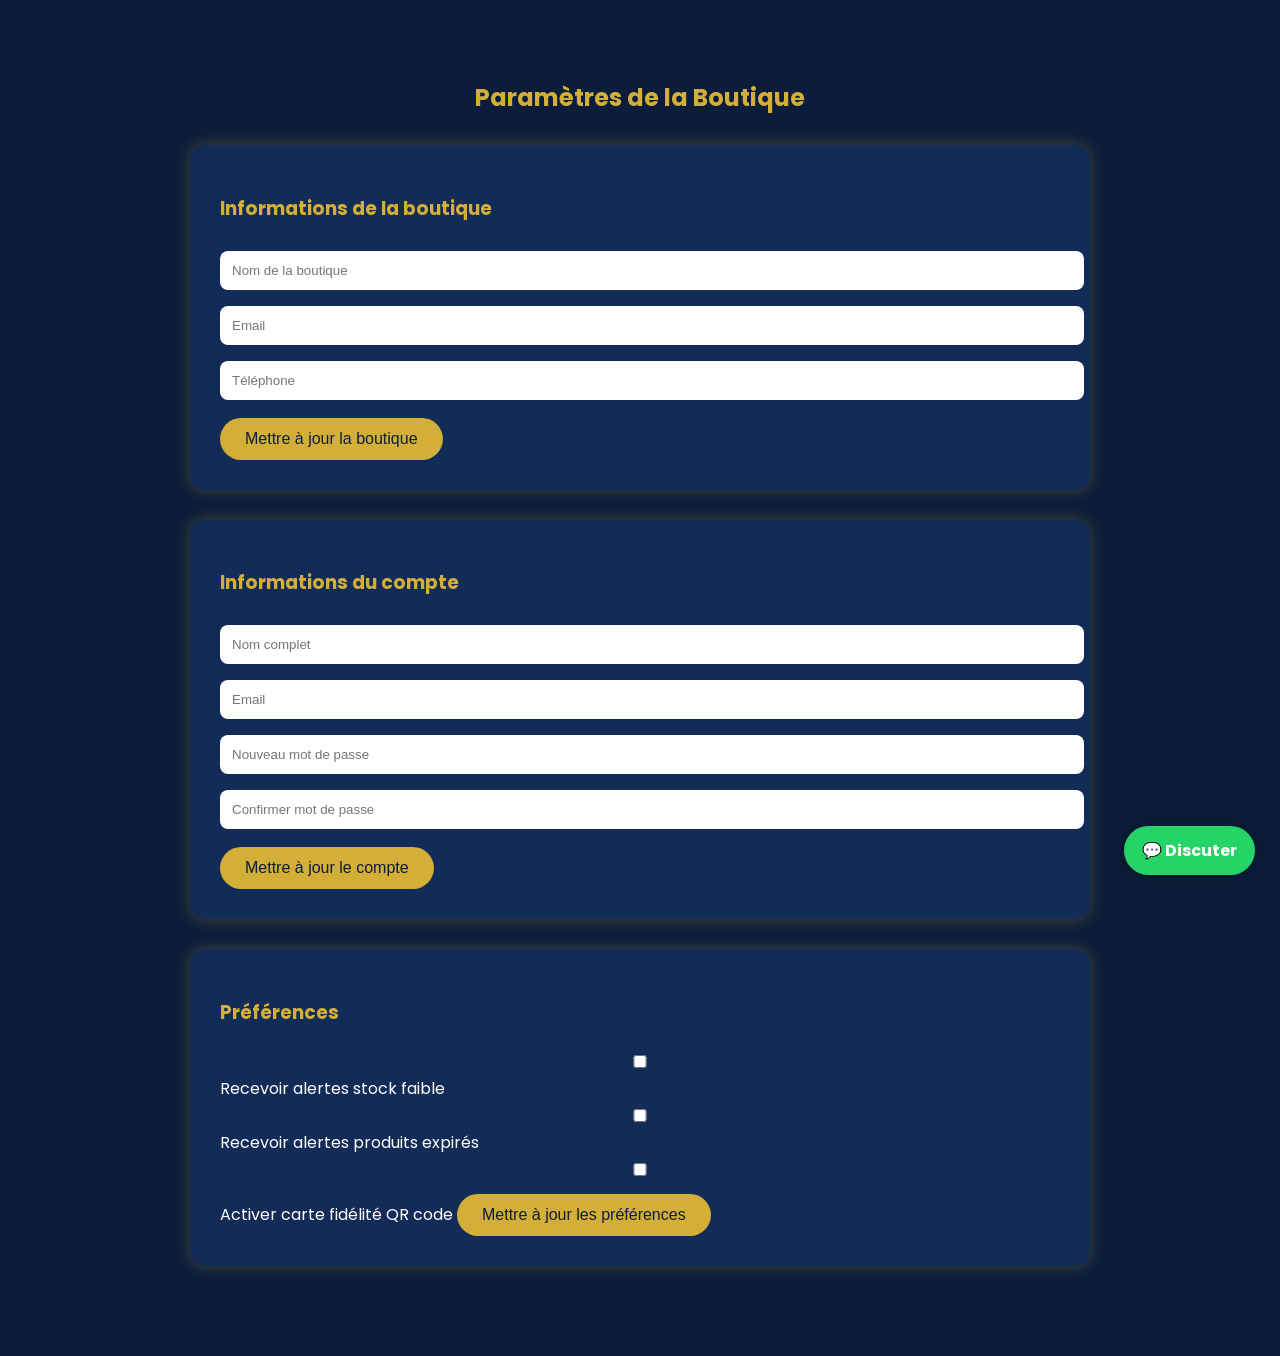
<file: settings.html>
<!DOCTYPE html>
<html lang="fr">
<head>
<meta charset="UTF-8">
<meta name="viewport" content="width=device-width, initial-scale=1.0">
<title>CosmoPro - Paramètres</title>

<link href="https://fonts.googleapis.com/css2?family=Poppins:wght@300;500;700&display=swap" rel="stylesheet">

<style>
body {
    font-family: 'Poppins', sans-serif;
    margin: 0;
    padding: 0;
    background: #0b1d3a;
    color: #fff;
}

.container {
    max-width: 900px;
    margin: 40px auto;
    padding: 20px;
}

h2 {
    color: #d4af37;
    text-align: center;
    margin-bottom: 30px;
}

.form-section {
    background: #132b57;
    padding: 30px;
    border-radius: 15px;
    margin-bottom: 30px;
    box-shadow: 0 0 15px rgba(212,175,55,0.3);
}

.form-section h3 {
    color: #d4af37;
    margin-bottom: 20px;
}

.form-section input, .form-section select {
    width: 100%;
    padding: 12px;
    margin: 8px 0;
    border: none;
    border-radius: 8px;
    outline: none;
}

.form-section button {
    background: #d4af37;
    color: #0b1d3a;
    border: none;
    padding: 12px 25px;
    font-size: 16px;
    border-radius: 50px;
    cursor: pointer;
    margin-top: 10px;
    transition: 0.3s;
}

.form-section button:hover {
    box-shadow: 0 0 20px #d4af37;
    transform: scale(1.05);
}

/* WhatsApp bouton flottant */
.whatsapp-btn {
    position: fixed;
    bottom: 25px;
    right: 25px;
    background: #25D366;
    color: white;
    display: flex;
    align-items: center;
    gap: 10px;
    padding: 12px 18px;
    border-radius: 50px;
    text-decoration: none;
    font-weight: bold;
    box-shadow: 0 0 15px rgba(0,0,0,0.3);
    z-index: 999;
    animation: pulse 2s infinite;
}

.whatsapp-btn:hover {
    transform: scale(1.05);
}

@keyframes pulse {
    0% { box-shadow: 0 0 0 0 rgba(37,211,102,0.6); }
    70% { box-shadow: 0 0 0 15px rgba(37,211,102,0); }
    100% { box-shadow: 0 0 0 0 rgba(37,211,102,0); }
}

/* Responsive */
@media(max-width:768px){
    .container { padding: 15px; }
}
</style>
</head>

<body>

<div class="container">

    <h2>Paramètres de la Boutique</h2>

    <!-- BOUTIQUE INFO -->
    <div class="form-section">
        <h3>Informations de la boutique</h3>
        <form id="shopForm" method="POST" action="backend/update_shop.php">
            <input type="text" name="shop_name" placeholder="Nom de la boutique" required>
            <input type="email" name="shop_email" placeholder="Email" required>
            <input type="tel" name="shop_phone" placeholder="Téléphone" required>
            <button type="submit">Mettre à jour la boutique</button>
        </form>
    </div>

    <!-- UTILISATEUR INFO -->
    <div class="form-section">
        <h3>Informations du compte</h3>
        <form id="userForm" method="POST" action="backend/update_user.php">
            <input type="text" name="user_name" placeholder="Nom complet" required>
            <input type="email" name="user_email" placeholder="Email" required>
            <input type="password" name="user_password" placeholder="Nouveau mot de passe">
            <input type="password" name="user_confirm_password" placeholder="Confirmer mot de passe">
            <button type="submit">Mettre à jour le compte</button>
        </form>
    </div>

    <!-- NOTIFICATIONS / FIDÉLITÉ -->
    <div class="form-section">
        <h3>Préférences</h3>
        <form id="preferencesForm" method="POST" action="backend/update_preferences.php">
            <label>
                <input type="checkbox" name="notify_stock" value="1"> Recevoir alertes stock faible
            </label>
            <label>
                <input type="checkbox" name="notify_expiry" value="1"> Recevoir alertes produits expirés
            </label>
            <label>
                <input type="checkbox" name="enable_qr" value="1"> Activer carte fidélité QR code
            </label>
            <button type="submit">Mettre à jour les préférences</button>
        </form>
    </div>

</div>

<!-- WhatsApp bouton flottant -->
<a href="https://wa.me/237696492029?text=Bonjour%20👋%20J'ai%20besoin%20d'aide%20avec%20CosmoPro"
   class="whatsapp-btn" target="_blank">
   💬 Discuter
</a>

</body>
</html>
</file>
<file: css/style.css>
/* ===== VARIABLES ===== */
:root {
    --primary-dark: #0a1f44;   /* bleu foncé */
    --primary-light: #132b57;
    --accent: #d4af37;          /* or */
    --accent-hover: #b8960c;
    --text-light: #f5f5f7;
    --text-dark: #333;
    --bg-light: #f9f9fc;
    --shadow: 0 10px 30px rgba(0, 0, 0, 0.1);
    --shadow-hover: 0 20px 40px rgba(0, 0, 0, 0.15);
    --border-radius: 12px;
}

/* ===== RESET & BASE ===== */
* {
    margin: 0;
    padding: 0;
    box-sizing: border-box;
}

body {
    font-family: 'Poppins', sans-serif;
    background-color: var(--bg-light);
    color: var(--text-dark);
    line-height: 1.6;
    overflow-x: hidden;
}

/* ===== UTILITAIRES ===== */
.container {
    max-width: 1200px;
    margin: 0 auto;
    padding: 0 20px;
}

/* ===== BOUTONS ===== */
.btn {
    display: inline-block;
    background: var(--accent);
    color: var(--primary-dark);
    padding: 12px 30px;
    border: none;
    border-radius: 50px;
    font-weight: 600;
    cursor: pointer;
    transition: all 0.3s ease;
    text-decoration: none;
    font-size: 16px;
    box-shadow: 0 4px 10px rgba(212, 175, 55, 0.3);
}

.btn:hover {
    background: var(--accent-hover);
    transform: translateY(-3px);
    box-shadow: 0 8px 20px rgba(212, 175, 55, 0.5);
}

.btn-outline {
    background: transparent;
    border: 2px solid var(--accent);
    color: var(--accent);
    box-shadow: none;
}

.btn-outline:hover {
    background: var(--accent);
    color: var(--primary-dark);
}

/* ===== SIDEBAR (pour dashboard) ===== */
.sidebar {
    position: fixed;
    top: 0;
    left: 0;
    width: 260px;
    height: 100vh;
    background: var(--primary-dark);
    color: var(--text-light);
    padding: 30px 20px;
    transition: transform 0.3s ease;
    z-index: 1000;
    box-shadow: 2px 0 10px rgba(0,0,0,0.1);
}

.sidebar .logo {
    font-size: 24px;
    font-weight: 700;
    color: var(--accent);
    margin-bottom: 40px;
    text-align: center;
    letter-spacing: 1px;
}

.sidebar a {
    display: block;
    color: var(--text-light);
    text-decoration: none;
    padding: 12px 15px;
    margin: 8px 0;
    border-radius: var(--border-radius);
    transition: all 0.3s;
    font-weight: 500;
}

.sidebar a:hover, .sidebar a.active {
    background: var(--accent);
    color: var(--primary-dark);
}

/* ===== MAIN CONTENT (pour dashboard) ===== */
.main {
    margin-left: 260px;
    padding: 30px;
    transition: margin-left 0.3s ease;
}

/* ===== HEADER ===== */
.header {
    display: flex;
    justify-content: space-between;
    align-items: center;
    margin-bottom: 30px;
    background: white;
    padding: 20px 30px;
    border-radius: var(--border-radius);
    box-shadow: var(--shadow);
}

.header h1 {
    font-size: 24px;
    color: var(--primary-dark);
}

.header input {
    padding: 10px 20px;
    border: 1px solid #ddd;
    border-radius: 50px;
    width: 300px;
    font-size: 14px;
    transition: all 0.3s;
}

.header input:focus {
    outline: none;
    border-color: var(--accent);
    box-shadow: 0 0 0 3px rgba(212, 175, 55, 0.2);
}

/* ===== CARDS ===== */
.cards {
    display: grid;
    grid-template-columns: repeat(auto-fit, minmax(240px, 1fr));
    gap: 25px;
    margin-bottom: 40px;
}

.card {
    background: white;
    padding: 25px;
    border-radius: var(--border-radius);
    box-shadow: var(--shadow);
    transition: all 0.3s;
    border-bottom: 4px solid var(--accent);
}

.card:hover {
    transform: translateY(-5px);
    box-shadow: var(--shadow-hover);
}

.card strong {
    display: block;
    font-size: 28px;
    color: var(--primary-dark);
    margin-top: 10px;
}

/* ===== TABLEAUX ===== */
.table-container {
    background: white;
    border-radius: var(--border-radius);
    box-shadow: var(--shadow);
    overflow-x: auto;
    margin-top: 30px;
}

table {
    width: 100%;
    border-collapse: collapse;
    min-width: 600px;
}

th {
    background: var(--primary-dark);
    color: var(--text-light);
    font-weight: 600;
    padding: 15px;
    text-align: left;
}

td {
    padding: 12px 15px;
    border-bottom: 1px solid #eee;
}

tr:hover {
    background: #f8f8f8;
}

/* ===== FORMULAIRES ===== */
.form-card {
    background: white;
    padding: 30px;
    border-radius: var(--border-radius);
    box-shadow: var(--shadow);
    max-width: 600px;
    margin: 0 auto 30px;
}

.form-group {
    margin-bottom: 20px;
}

.form-group label {
    display: block;
    margin-bottom: 8px;
    font-weight: 500;
    color: var(--primary-dark);
}

.form-group input,
.form-group select,
.form-group textarea {
    width: 100%;
    padding: 12px 15px;
    border: 1px solid #ddd;
    border-radius: 8px;
    font-family: inherit;
    font-size: 15px;
    transition: all 0.3s;
}

.form-group input:focus,
.form-group select:focus {
    outline: none;
    border-color: var(--accent);
    box-shadow: 0 0 0 3px rgba(212, 175, 55, 0.2);
}

/* ===== RESPONSIVE ===== */
@media (max-width: 768px) {
    .sidebar {
        transform: translateX(-100%);
    }
    .main {
        margin-left: 0;
    }
    .header {
        flex-direction: column;
        gap: 15px;
    }
    .header input {
        width: 100%;
    }
}

.whatsapp-btn {
    position: fixed;
    bottom: 30px;
    right: 30px;
    background: #25D366;
    color: white;
    width: 60px;
    height: 60px;
    border-radius: 50%;
    display: flex;
    align-items: center;
    justify-content: center;
    font-size: 30px;
    box-shadow: 0 4px 15px rgba(37, 211, 102, 0.4);
    transition: all 0.3s;
    z-index: 9999;
    text-decoration: none;
}

.whatsapp-btn:hover {
    transform: scale(1.1);
    box-shadow: 0 6px 20px rgba(37, 211, 102, 0.6);
}
</file>
